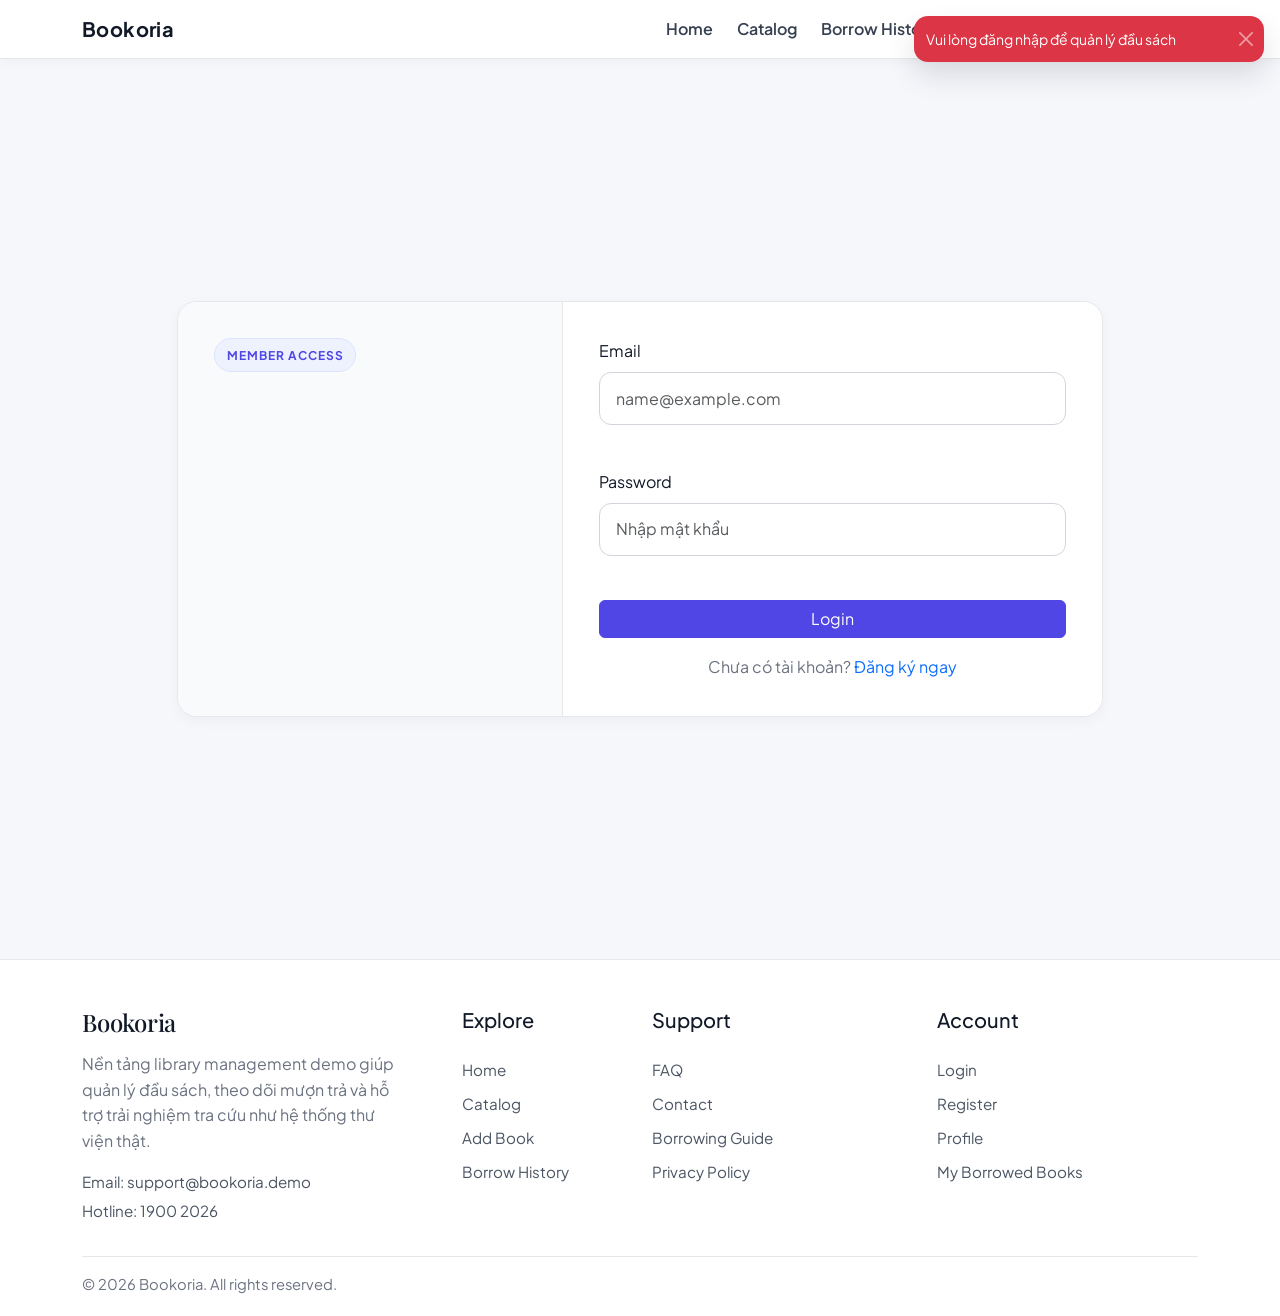
<file: add-book.html>
﻿<!DOCTYPE html>
<html lang="vi">
<head>
  <meta charset="UTF-8">
  <meta name="viewport" content="width=device-width, initial-scale=1.0">
  <title>Bookoria | Add Book</title>
  <link rel="preconnect" href="https://fonts.googleapis.com">
  <link rel="preconnect" href="https://fonts.gstatic.com" crossorigin>
  <link href="https://fonts.googleapis.com/css2?family=Plus+Jakarta+Sans:wght@400;500;600;700;800&family=Playfair+Display:wght@600;700&display=swap" rel="stylesheet">
  <link href="https://cdn.jsdelivr.net/npm/bootstrap@5.3.3/dist/css/bootstrap.min.css" rel="stylesheet">
  <link rel="stylesheet" href="assets/css/styles.css">
</head>
<body data-page="add-book">
  <nav class="navbar navbar-expand-lg sticky-top app-navbar">
    <div class="container">
      <a class="navbar-brand fw-bold" href="index.html">Bookoria</a>
      <button class="navbar-toggler" type="button" data-bs-toggle="collapse" data-bs-target="#mainNavbar">
        <span class="navbar-toggler-icon"></span>
      </button>
      <div class="collapse navbar-collapse" id="mainNavbar">
        <ul class="navbar-nav ms-auto align-items-lg-center gap-lg-2">
          <li class="nav-item"><a class="nav-link" href="index.html">Home</a></li>
          <li class="nav-item"><a class="nav-link" href="catalog.html">Catalog</a></li>
          <li class="nav-item"><a class="nav-link" href="borrow-history.html">Borrow History</a></li>
          <li class="nav-item"><a class="nav-link active" href="add-book.html">Add Book</a></li>
          <li class="nav-item"><a class="nav-link" href="login.html" id="navbar-login">Login</a></li>
          <li class="nav-item"><a class="nav-link" href="register.html" id="navbar-register">Register</a></li>
          <li class="nav-item dropdown d-none" id="user-menu">
            <button class="nav-link btn btn-link current-user-badge dropdown-toggle" id="current-user" type="button" data-bs-toggle="dropdown" aria-expanded="false"></button>
            <ul class="dropdown-menu dropdown-menu-end user-dropdown-menu">
              <li><a class="dropdown-item" id="nav-profile" href="profile.html">Profile</a></li>
              <li><button class="dropdown-item text-danger" id="navbar-logout" data-testid="nav-logout" type="button">Logout</button></li>
            </ul>
          </li>
        </ul>
      </div>
    </div>
  </nav>

  <main class="py-5">
    <div class="container">
      <div class="page-hero small-hero mb-4">
        <div>
          <span class="section-tag">Library Inventory</span>
          <h1 id="edit-mode-title">Add New Book</h1>
          <p class="mb-0">Quản lý đầu sách trong thư viện số, thêm mới hoặc cập nhật thông tin sách.</p>
        </div>
      </div>

      <div class="row g-4">
        <div class="col-lg-8">
          <div class="form-card">
            <form novalidate>
              <div class="row g-3">
                <div class="col-md-6">
                  <label class="form-label" for="book-title">Book Title</label>
                  <input type="text" class="form-control" id="book-title" maxlength="100" placeholder="Tên sách">
                  <div class="field-error" id="book-title-error"></div>
                </div>
                <div class="col-md-6">
                  <label class="form-label" for="book-author">Author</label>
                  <input type="text" class="form-control" id="book-author" maxlength="50" placeholder="Tác giả">
                  <div class="field-error" id="book-author-error"></div>
                </div>
                <div class="col-md-6">
                  <label class="form-label" for="book-category">Category</label>
                  <select class="form-select" id="book-category">
                    <option value="">Chọn thể loại</option>
                    <option value="Fiction">Fiction</option>
                    <option value="Science">Science</option>
                    <option value="Technology">Technology</option>
                    <option value="Business">Business</option>
                    <option value="Children">Children</option>
                    <option value="History">History</option>
                  </select>
                  <div class="field-error" id="book-category-error"></div>
                </div>
                <div class="col-md-3">
                  <label class="form-label" for="book-price">Reference Price</label>
                  <input type="number" class="form-control" id="book-price" placeholder="1000">
                  <div class="field-error" id="book-price-error"></div>
                </div>
                <div class="col-md-3">
                  <label class="form-label" for="book-quantity">Quantity</label>
                  <input type="number" class="form-control" id="book-quantity" placeholder="1">
                  <div class="field-error" id="book-quantity-error"></div>
                </div>
                <div class="col-12">
                  <label class="form-label" for="book-image-url">Image URL</label>
                  <input type="url" class="form-control" id="book-image-url" placeholder="https://example.com/book-cover.jpg">
                  <div class="field-error" id="book-image-url-error"></div>
                </div>
                <div class="col-12">
                  <label class="form-label" for="book-description">Description</label>
                  <textarea class="form-control" id="book-description" rows="5" maxlength="500" placeholder="Mô tả ngắn về cuốn sách"></textarea>
                  <div class="field-error" id="book-description-error"></div>
                </div>
              </div>
              <div class="d-flex flex-wrap gap-3 mt-4">
                <button class="btn btn-gradient px-4" id="book-submit" data-testid="save-book-button" type="submit">Save Book</button>
                <a class="btn btn-outline-secondary px-4" href="catalog.html">Back to Catalog</a>
              </div>
            </form>
          </div>
        </div>
        <div class="col-lg-4">
          <div class="preview-card">
            <span class="section-tag">Guidelines</span>
            <h3>Danh mục được hỗ trợ</h3>
            <div class="category-chips">
              <span>Fiction</span>
              <span>Science</span>
              <span>Technology</span>
              <span>Business</span>
              <span>Children</span>
              <span>History</span>
            </div>
            <hr>
        </div>
      </div>
    </div>
  </main>

  <footer class="app-footer">
    <div class="container">
      <div class="row g-4 footer-grid">
        <div class="col-sm-6 col-xl-4">
          <div class="footer-brand">
            <h4>Bookoria Library</h4>
            <p>Modern demo library management system với catalog, borrow flow, profile và lịch sử mượn sách như một thư viện số thực tế.</p>
            <div class="footer-contact">
              <span>Email: hello@bookoria.demo</span>
              <span>Hotline: 1900 2026</span>
            </div>
          </div>
        </div>
        <div class="col-6 col-xl-2">
          <div class="footer-column">
            <h5>Explore</h5>
            <div class="footer-links">
              <a href="index.html">Home</a>
              <a href="catalog.html">Catalog</a>
              <a href="borrow-history.html">Borrow History</a>
              <a href="add-book.html">Add Book</a>
            </div>
          </div>
        </div>
        <div class="col-6 col-xl-3">
          <div class="footer-column">
            <h5>Support</h5>
            <div class="footer-links">
              <a href="catalog.html">FAQ</a>
              <a href="catalog.html">Contact</a>
              <a href="catalog.html">Library Policy</a>
              <a href="catalog.html">Privacy Policy</a>
            </div>
          </div>
        </div>
        <div class="col-6 col-xl-3">
          <div class="footer-column">
            <h5>Account</h5>
            <div class="footer-links">
              <a href="login.html">Login</a>
              <a href="register.html">Register</a>
              <a href="borrow-history.html">Borrow History</a>
              <a href="profile.html">Profile</a>
            </div>
          </div>
        </div>
      </div>
      <div class="footer-bottom">
        <p class="mb-0">© 2026 Bookoria. All rights reserved.</p>
      </div>
    </div>
  </footer>

  <div class="toast-container position-fixed top-0 end-0 p-3">
    <div class="toast text-bg-success border-0" id="toast-success" role="alert">
      <div class="d-flex">
        <div class="toast-body"></div>
        <button type="button" class="btn-close btn-close-white me-2 m-auto" data-bs-dismiss="toast"></button>
      </div>
    </div>
    <div class="toast text-bg-danger border-0" id="toast-error" role="alert">
      <div class="d-flex">
        <div class="toast-body"></div>
        <button type="button" class="btn-close btn-close-white me-2 m-auto" data-bs-dismiss="toast"></button>
      </div>
    </div>
  </div>

  <script src="https://cdn.jsdelivr.net/npm/bootstrap@5.3.3/dist/js/bootstrap.bundle.min.js"></script>
  <script src="assets/js/storage.js"></script>
  <script src="assets/js/common.js"></script>
  <script src="assets/js/add-book.js"></script>
</body>
</html>
</file>
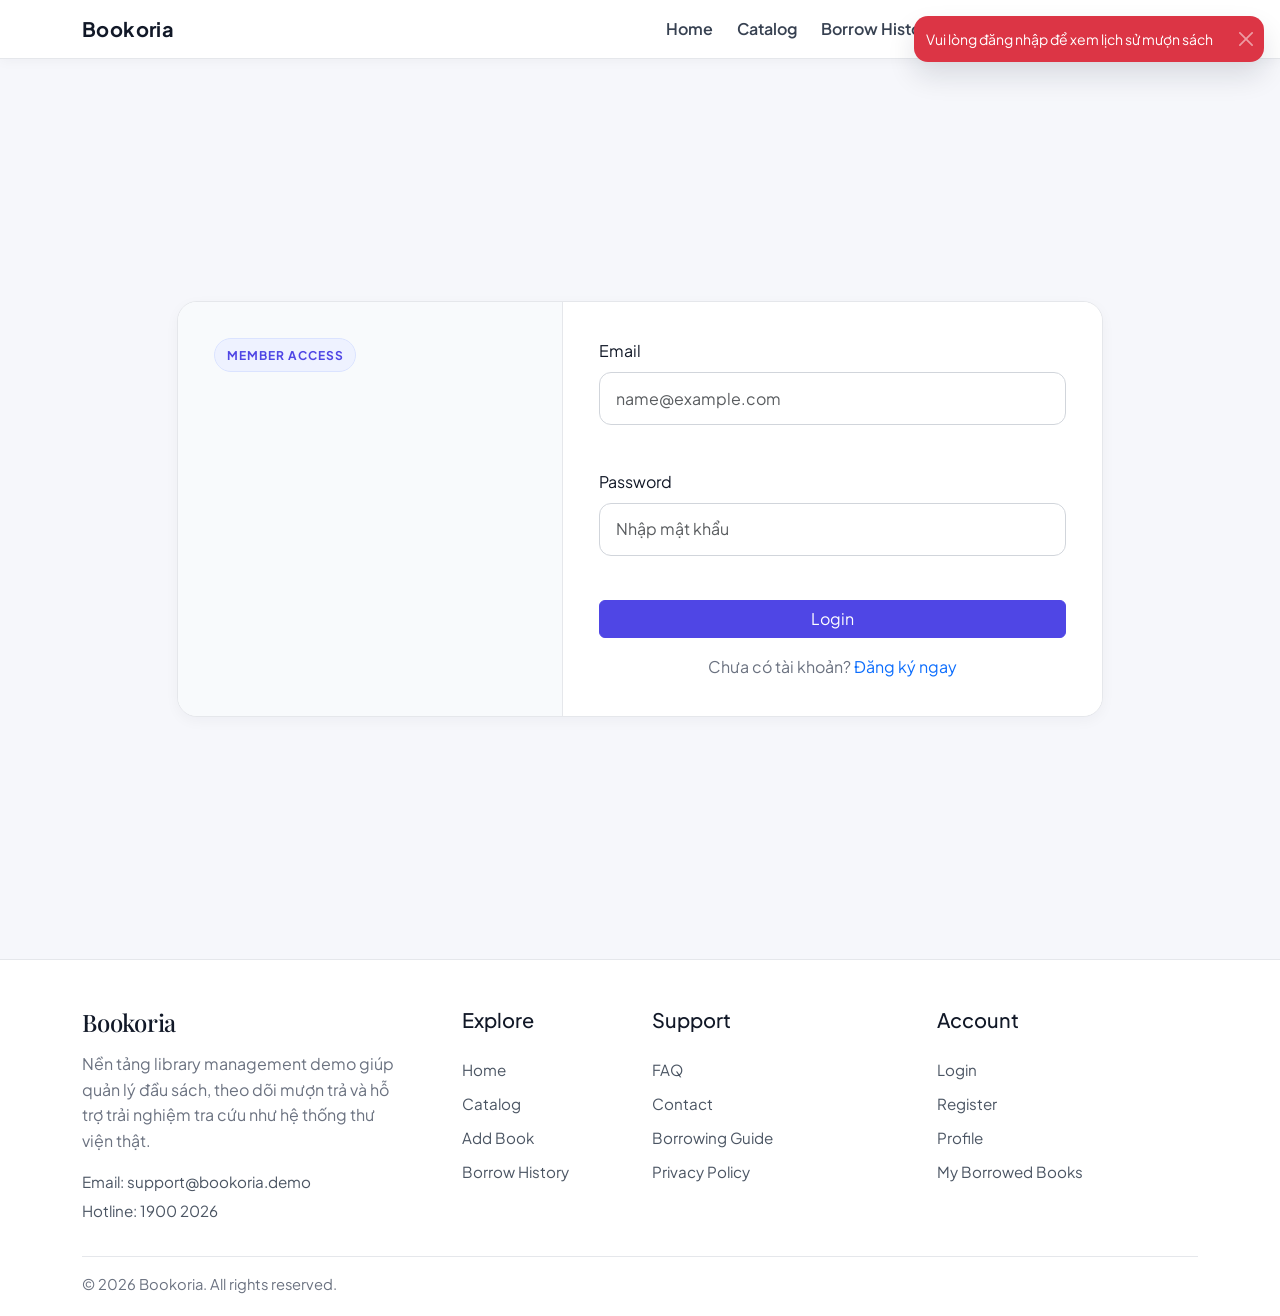
<file: borrow-history.html>
﻿<!DOCTYPE html>
<html lang="vi">
<head>
  <meta charset="UTF-8">
  <meta name="viewport" content="width=device-width, initial-scale=1.0">
  <title>Bookoria | Borrow History</title>
  <link rel="preconnect" href="https://fonts.googleapis.com">
  <link rel="preconnect" href="https://fonts.gstatic.com" crossorigin>
  <link href="https://fonts.googleapis.com/css2?family=Plus+Jakarta+Sans:wght@400;500;600;700;800&family=Playfair+Display:wght@600;700&display=swap" rel="stylesheet">
  <link href="https://cdn.jsdelivr.net/npm/bootstrap@5.3.3/dist/css/bootstrap.min.css" rel="stylesheet">
  <link rel="stylesheet" href="assets/css/styles.css">
</head>
<body data-page="borrow-history">
  <nav class="navbar navbar-expand-lg sticky-top app-navbar">
    <div class="container">
      <a class="navbar-brand fw-bold" href="index.html">Bookoria</a>
      <button class="navbar-toggler" type="button" data-bs-toggle="collapse" data-bs-target="#mainNavbar">
        <span class="navbar-toggler-icon"></span>
      </button>
      <div class="collapse navbar-collapse" id="mainNavbar">
        <ul class="navbar-nav ms-auto align-items-lg-center gap-lg-2">
          <li class="nav-item"><a class="nav-link" href="index.html">Home</a></li>
          <li class="nav-item"><a class="nav-link" href="catalog.html">Catalog</a></li>
          <li class="nav-item"><a class="nav-link active" href="borrow-history.html">Borrow History</a></li>
          <li class="nav-item"><a class="nav-link" href="add-book.html">Add Book</a></li>
          <li class="nav-item"><a class="nav-link" href="login.html" id="navbar-login">Login</a></li>
          <li class="nav-item"><a class="nav-link" href="register.html" id="navbar-register">Register</a></li>
          <li class="nav-item dropdown d-none" id="user-menu">
            <button class="nav-link btn btn-link current-user-badge dropdown-toggle" id="current-user" type="button" data-bs-toggle="dropdown" aria-expanded="false"></button>
            <ul class="dropdown-menu dropdown-menu-end user-dropdown-menu">
              <li><a class="dropdown-item" id="nav-profile" href="profile.html">Profile</a></li>
              <li><button class="dropdown-item text-danger" id="navbar-logout" data-testid="nav-logout" type="button">Logout</button></li>
            </ul>
          </li>
        </ul>
      </div>
    </div>
  </nav>

  <main class="py-5">
    <div class="container">
      <div class="page-hero mb-4">
        <span class="section-tag">Borrow History</span>
        <h1>Lịch sử mượn sách</h1>
        <p class="mb-0">Theo dõi các đầu sách bạn đang mượn hoặc đã trả.</p>
      </div>

      <div class="form-card">
        <div class="empty-state d-none" id="empty-history-message">Bạn chưa có lịch sử mượn sách nào</div>
        <div id="borrow-history-list"></div>
      </div>
    </div>
  </main>

  <footer class="app-footer">
    <div class="container">
      <div class="row g-4 footer-grid">
        <div class="col-sm-6 col-xl-4">
          <div class="footer-brand">
            <h4>Bookoria Library</h4>
            <p>Modern demo library management system với catalog, borrow flow, profile và lịch sử mượn sách như một thư viện số thực tế.</p>
            <div class="footer-contact">
              <span>Email: hello@bookoria.demo</span>
              <span>Hotline: 1900 2026</span>
            </div>
          </div>
        </div>
        <div class="col-6 col-xl-2">
          <div class="footer-column">
            <h5>Explore</h5>
            <div class="footer-links">
              <a href="index.html">Home</a>
              <a href="catalog.html">Catalog</a>
              <a href="borrow-history.html">Borrow History</a>
              <a href="add-book.html">Add Book</a>
            </div>
          </div>
        </div>
        <div class="col-6 col-xl-3">
          <div class="footer-column">
            <h5>Support</h5>
            <div class="footer-links">
              <a href="catalog.html">FAQ</a>
              <a href="catalog.html">Contact</a>
              <a href="catalog.html">Library Policy</a>
              <a href="catalog.html">Privacy Policy</a>
            </div>
          </div>
        </div>
        <div class="col-6 col-xl-3">
          <div class="footer-column">
            <h5>Account</h5>
            <div class="footer-links">
              <a href="login.html">Login</a>
              <a href="register.html">Register</a>
              <a href="borrow-history.html">Borrow History</a>
              <a href="profile.html">Profile</a>
            </div>
          </div>
        </div>
      </div>
      <div class="footer-bottom">
        <p class="mb-0">© 2026 Bookoria. All rights reserved.</p>
      </div>
    </div>
  </footer>

  <div class="toast-container position-fixed top-0 end-0 p-3">
    <div class="toast text-bg-success border-0" id="toast-success" role="alert">
      <div class="d-flex">
        <div class="toast-body"></div>
        <button type="button" class="btn-close btn-close-white me-2 m-auto" data-bs-dismiss="toast"></button>
      </div>
    </div>
    <div class="toast text-bg-danger border-0" id="toast-error" role="alert">
      <div class="d-flex">
        <div class="toast-body"></div>
        <button type="button" class="btn-close btn-close-white me-2 m-auto" data-bs-dismiss="toast"></button>
      </div>
    </div>
  </div>

  <script src="https://cdn.jsdelivr.net/npm/bootstrap@5.3.3/dist/js/bootstrap.bundle.min.js"></script>
  <script src="assets/js/storage.js"></script>
  <script src="assets/js/common.js"></script>
  <script src="assets/js/borrow-history.js"></script>
</body>
</html>
</file>
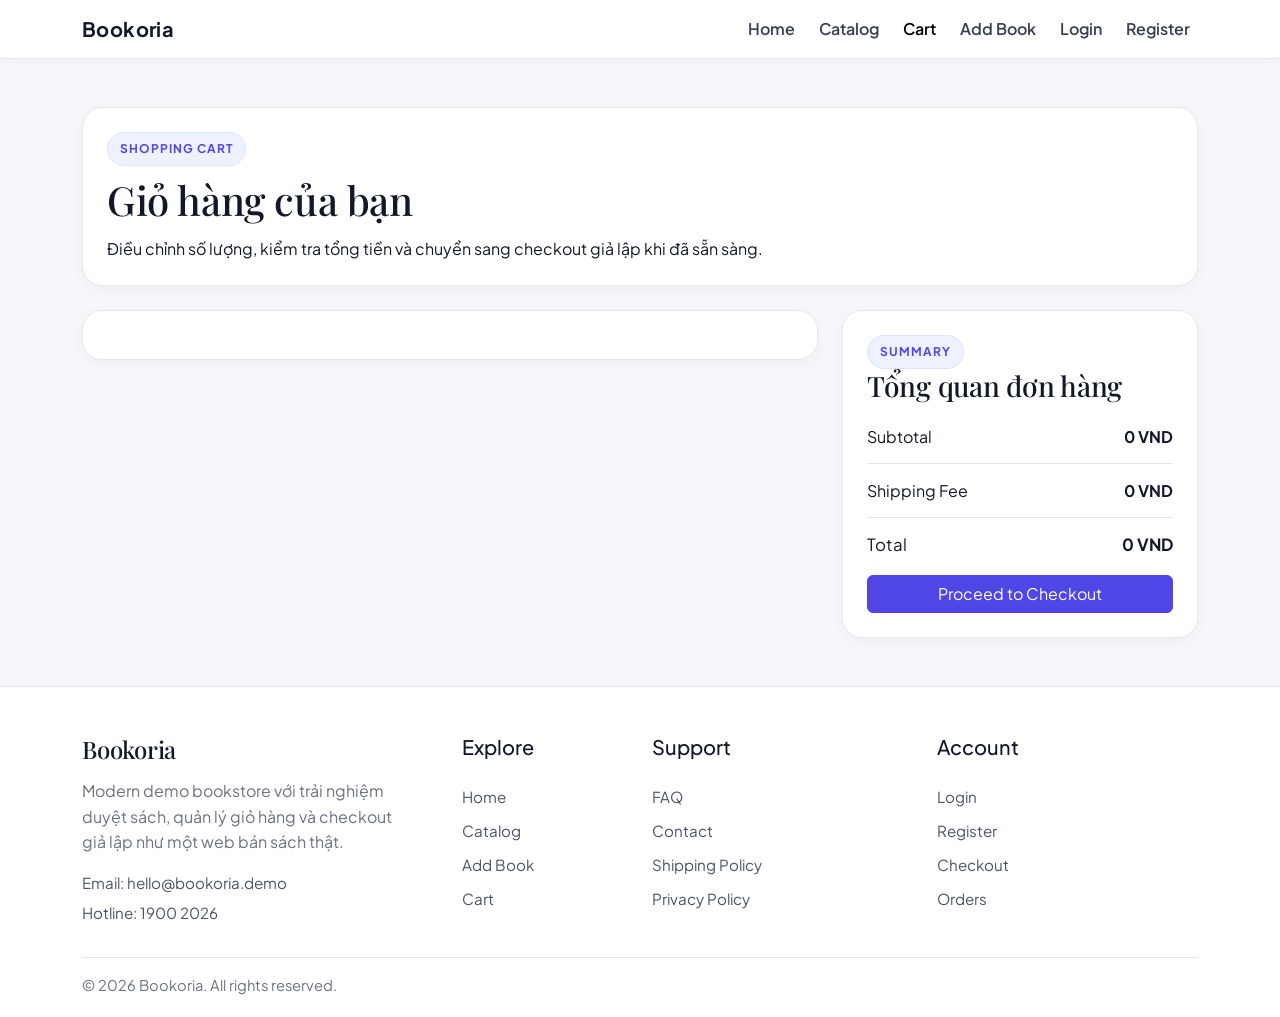
<file: cart.html>
﻿<!DOCTYPE html>
<html lang="vi">
<head>
  <meta charset="UTF-8">
  <meta name="viewport" content="width=device-width, initial-scale=1.0">
  <title>Bookoria | Cart</title>
  <link rel="preconnect" href="https://fonts.googleapis.com">
  <link rel="preconnect" href="https://fonts.gstatic.com" crossorigin>
  <link href="https://fonts.googleapis.com/css2?family=Plus+Jakarta+Sans:wght@400;500;600;700;800&family=Playfair+Display:wght@600;700&display=swap" rel="stylesheet">
  <link href="https://cdn.jsdelivr.net/npm/bootstrap@5.3.3/dist/css/bootstrap.min.css" rel="stylesheet">
  <link rel="stylesheet" href="assets/css/styles.css">
</head>
<body data-page="cart">
  <nav class="navbar navbar-expand-lg sticky-top app-navbar">
    <div class="container">
      <a class="navbar-brand fw-bold" href="index.html">Bookoria</a>
      <button class="navbar-toggler" type="button" data-bs-toggle="collapse" data-bs-target="#mainNavbar">
        <span class="navbar-toggler-icon"></span>
      </button>
      <div class="collapse navbar-collapse" id="mainNavbar">
        <ul class="navbar-nav ms-auto align-items-lg-center gap-lg-2">
          <li class="nav-item"><a class="nav-link" href="index.html">Home</a></li>
          <li class="nav-item"><a class="nav-link" href="catalog.html">Catalog</a></li>
          <li class="nav-item"><a class="nav-link active" href="cart.html" id="cart-link">Cart <span class="badge rounded-pill text-bg-danger ms-1 d-none" id="cart-count">0</span></a></li>
          <li class="nav-item"><a class="nav-link" href="add-book.html">Add Book</a></li>
          <li class="nav-item"><a class="nav-link" href="login.html" id="navbar-login">Login</a></li>
          <li class="nav-item"><a class="nav-link" href="register.html" id="navbar-register">Register</a></li>
          <li class="nav-item dropdown d-none" id="user-menu">
            <button class="nav-link btn btn-link current-user-badge dropdown-toggle" id="current-user" type="button" data-bs-toggle="dropdown" aria-expanded="false"></button>
            <ul class="dropdown-menu dropdown-menu-end user-dropdown-menu">
              <li><a class="dropdown-item" id="nav-profile" href="profile.html">Profile</a></li>
              <li><button class="dropdown-item text-danger" id="navbar-logout" data-testid="nav-logout" type="button">Logout</button></li>
            </ul>
          </li>
        </ul>
      </div>
    </div>
  </nav>

  <main class="py-5">
    <div class="container">
      <div class="page-hero mb-4">
        <span class="section-tag">Shopping Cart</span>
        <h1>Giỏ hàng của bạn</h1>
        <p class="mb-0">Điều chỉnh số lượng, kiểm tra tổng tiền và chuyển sang checkout giả lập khi đã sẵn sàng.</p>
      </div>

      <div class="row g-4">
        <div class="col-lg-8">
          <div class="form-card">
            <div class="empty-state d-none" id="empty-cart-message">Giỏ hàng của bạn đang trống</div>
            <div id="cart-list"></div>
          </div>
        </div>
        <div class="col-lg-4">
          <div class="preview-card cart-summary-card">
            <span class="section-tag">Summary</span>
            <h3>Tổng quan đơn hàng</h3>
            <div class="summary-row"><span>Subtotal</span><strong id="cart-subtotal">0 VND</strong></div>
            <div class="summary-row"><span>Shipping Fee</span><strong id="cart-shipping">0 VND</strong></div>
            <div class="summary-row total"><span>Total</span><strong id="cart-total">0 VND</strong></div>
            <a href="checkout.html" class="btn btn-gradient w-100 mt-3" id="cart-checkout-button">Proceed to Checkout</a>
          </div>
        </div>
      </div>
    </div>
  </main>

  <footer class="app-footer">
    <div class="container">
      <div class="row g-4 footer-grid">
        <div class="col-sm-6 col-xl-4">
          <div class="footer-brand">
            <h4>Bookoria</h4>
            <p>Modern demo bookstore với trải nghiệm duyệt sách, quản lý giỏ hàng và checkout giả lập như một web bán sách thật.</p>
            <div class="footer-contact">
              <span>Email: hello@bookoria.demo</span>
              <span>Hotline: 1900 2026</span>
            </div>
          </div>
        </div>
        <div class="col-6 col-xl-2">
          <div class="footer-column">
            <h5>Explore</h5>
            <div class="footer-links">
              <a href="index.html">Home</a>
              <a href="catalog.html">Catalog</a>
              <a href="add-book.html">Add Book</a>
              <a href="cart.html">Cart</a>
            </div>
          </div>
        </div>
        <div class="col-6 col-xl-3">
          <div class="footer-column">
            <h5>Support</h5>
            <div class="footer-links">
              <a href="catalog.html">FAQ</a>
              <a href="catalog.html">Contact</a>
              <a href="catalog.html">Shipping Policy</a>
              <a href="catalog.html">Privacy Policy</a>
            </div>
          </div>
        </div>
        <div class="col-6 col-xl-3">
          <div class="footer-column">
            <h5>Account</h5>
            <div class="footer-links">
              <a href="login.html">Login</a>
              <a href="register.html">Register</a>
              <a href="checkout.html">Checkout</a>
              <a href="cart.html">Orders</a>
            </div>
          </div>
        </div>
      </div>
      <div class="footer-bottom">
        <p class="mb-0">© 2026 Bookoria. All rights reserved.</p>
      </div>
    </div>
  </footer>

  <div class="toast-container position-fixed top-0 end-0 p-3">
    <div class="toast text-bg-success border-0" id="toast-success" role="alert">
      <div class="d-flex">
        <div class="toast-body"></div>
        <button type="button" class="btn-close btn-close-white me-2 m-auto" data-bs-dismiss="toast"></button>
      </div>
    </div>
    <div class="toast text-bg-danger border-0" id="toast-error" role="alert">
      <div class="d-flex">
        <div class="toast-body"></div>
        <button type="button" class="btn-close btn-close-white me-2 m-auto" data-bs-dismiss="toast"></button>
      </div>
    </div>
  </div>

  <script src="https://cdn.jsdelivr.net/npm/bootstrap@5.3.3/dist/js/bootstrap.bundle.min.js"></script>
  <script src="assets/js/storage.js"></script>
  <script src="assets/js/common.js"></script>
  <script src="assets/js/cart.js"></script>
</body>
</html>
</file>
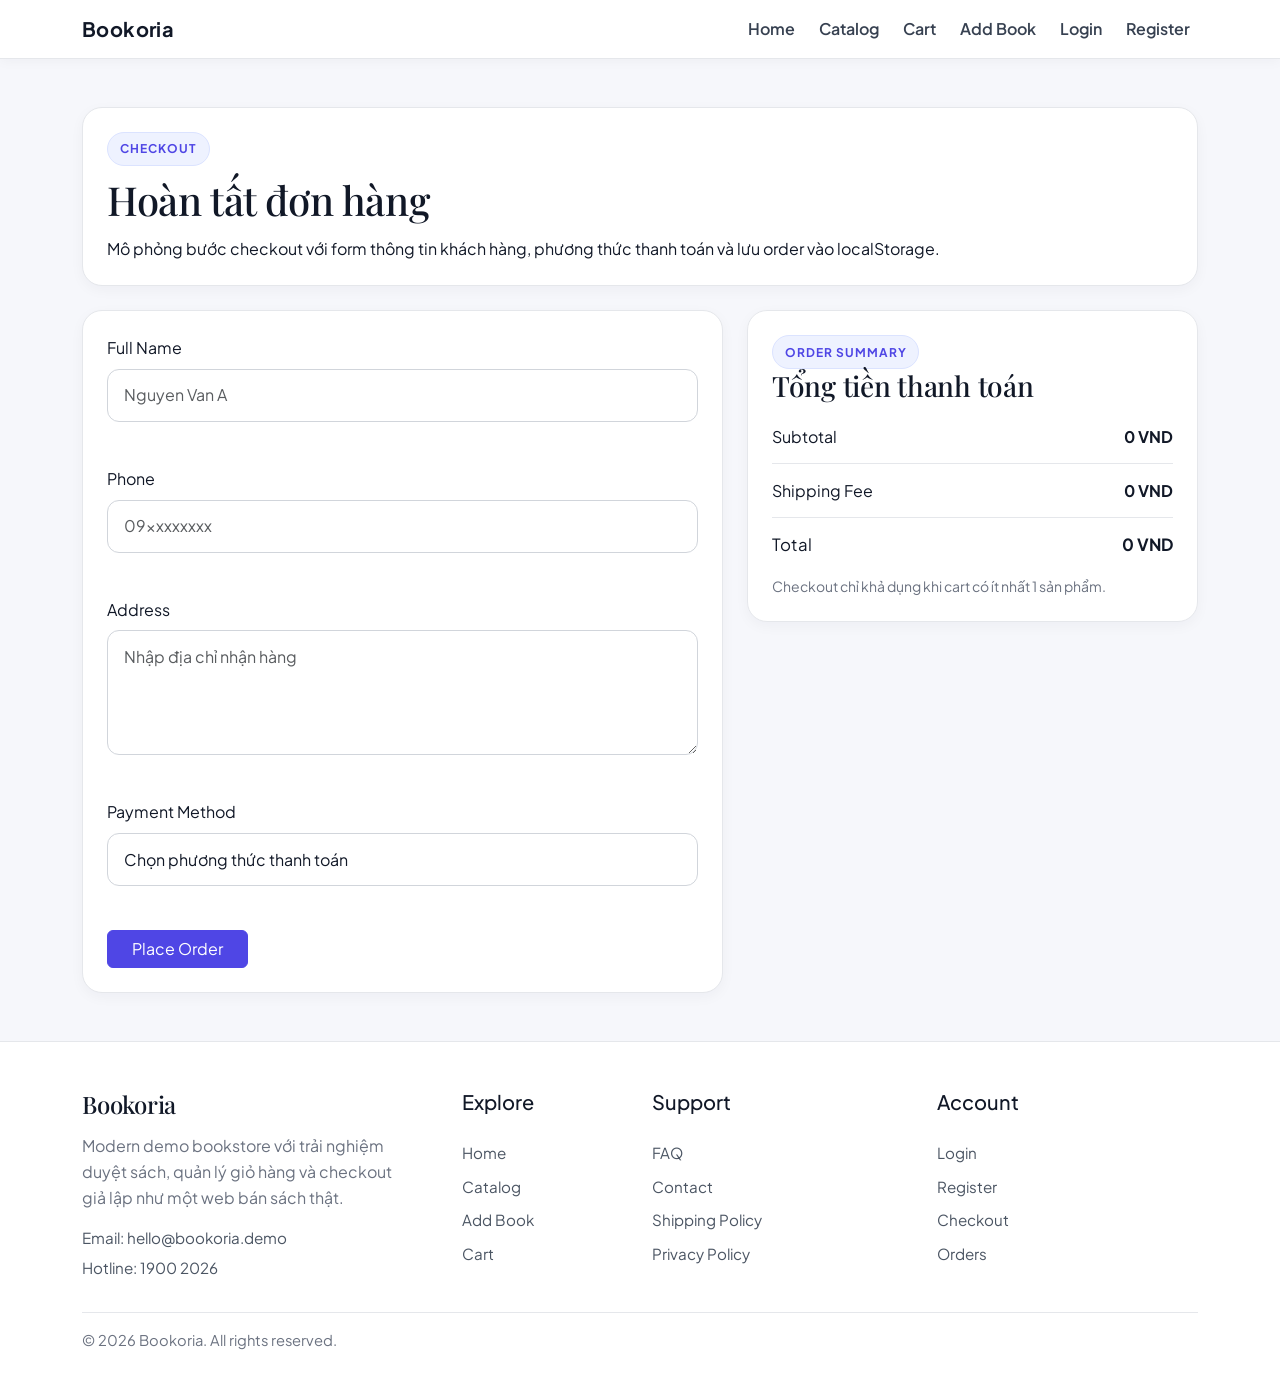
<file: checkout.html>
﻿<!DOCTYPE html>
<html lang="vi">
<head>
  <meta charset="UTF-8">
  <meta name="viewport" content="width=device-width, initial-scale=1.0">
  <title>Bookoria | Checkout</title>
  <link rel="preconnect" href="https://fonts.googleapis.com">
  <link rel="preconnect" href="https://fonts.gstatic.com" crossorigin>
  <link href="https://fonts.googleapis.com/css2?family=Plus+Jakarta+Sans:wght@400;500;600;700;800&family=Playfair+Display:wght@600;700&display=swap" rel="stylesheet">
  <link href="https://cdn.jsdelivr.net/npm/bootstrap@5.3.3/dist/css/bootstrap.min.css" rel="stylesheet">
  <link rel="stylesheet" href="assets/css/styles.css">
</head>
<body data-page="checkout">
  <nav class="navbar navbar-expand-lg sticky-top app-navbar">
    <div class="container">
      <a class="navbar-brand fw-bold" href="index.html">Bookoria</a>
      <button class="navbar-toggler" type="button" data-bs-toggle="collapse" data-bs-target="#mainNavbar">
        <span class="navbar-toggler-icon"></span>
      </button>
      <div class="collapse navbar-collapse" id="mainNavbar">
        <ul class="navbar-nav ms-auto align-items-lg-center gap-lg-2">
          <li class="nav-item"><a class="nav-link" href="index.html">Home</a></li>
          <li class="nav-item"><a class="nav-link" href="catalog.html">Catalog</a></li>
          <li class="nav-item"><a class="nav-link" href="cart.html" id="cart-link">Cart <span class="badge rounded-pill text-bg-danger ms-1 d-none" id="cart-count">0</span></a></li>
          <li class="nav-item"><a class="nav-link" href="add-book.html">Add Book</a></li>
          <li class="nav-item"><a class="nav-link" href="login.html" id="navbar-login">Login</a></li>
          <li class="nav-item"><a class="nav-link" href="register.html" id="navbar-register">Register</a></li>
          <li class="nav-item dropdown d-none" id="user-menu">
            <button class="nav-link btn btn-link current-user-badge dropdown-toggle" id="current-user" type="button" data-bs-toggle="dropdown" aria-expanded="false"></button>
            <ul class="dropdown-menu dropdown-menu-end user-dropdown-menu">
              <li><a class="dropdown-item" id="nav-profile" href="profile.html">Profile</a></li>
              <li><button class="dropdown-item text-danger" id="navbar-logout" data-testid="nav-logout" type="button">Logout</button></li>
            </ul>
          </li>
        </ul>
      </div>
    </div>
  </nav>

  <main class="py-5">
    <div class="container">
      <div class="page-hero mb-4">
        <span class="section-tag">Checkout</span>
        <h1>Hoàn tất đơn hàng</h1>
        <p class="mb-0">Mô phỏng bước checkout với form thông tin khách hàng, phương thức thanh toán và lưu order vào localStorage.</p>
      </div>

      <div class="row g-4">
        <div class="col-lg-7">
          <div class="form-card">
            <div class="alert alert-success d-none" id="checkout-success-message">Đặt hàng thành công. Đang chuyển bạn về catalog...</div>
            <form novalidate>
              <div class="mb-3">
                <label class="form-label" for="checkout-name">Full Name</label>
                <input type="text" class="form-control" id="checkout-name" maxlength="50" placeholder="Nguyen Van A">
                <div class="field-error" id="checkout-name-error"></div>
              </div>
              <div class="mb-3">
                <label class="form-label" for="checkout-phone">Phone</label>
                <input type="text" class="form-control" id="checkout-phone" maxlength="11" placeholder="09xxxxxxxx">
                <div class="field-error" id="checkout-phone-error"></div>
              </div>
              <div class="mb-3">
                <label class="form-label" for="checkout-address">Address</label>
                <textarea class="form-control" id="checkout-address" rows="4" placeholder="Nhập địa chỉ nhận hàng"></textarea>
                <div class="field-error" id="checkout-address-error"></div>
              </div>
              <div class="mb-3">
                <label class="form-label" for="checkout-payment">Payment Method</label>
                <select class="form-select" id="checkout-payment">
                  <option value="">Chọn phương thức thanh toán</option>
                  <option value="COD">COD</option>
                  <option value="Bank Transfer">Bank Transfer</option>
                  <option value="E-Wallet">E-Wallet</option>
                </select>
                <div class="field-error" id="checkout-payment-error"></div>
              </div>
              <button class="btn btn-gradient px-4" id="checkout-submit" type="submit">Place Order</button>
            </form>
          </div>
        </div>
        <div class="col-lg-5">
          <div class="preview-card cart-summary-card">
            <span class="section-tag">Order Summary</span>
            <h3>Tổng tiền thanh toán</h3>
            <div class="summary-row"><span>Subtotal</span><strong id="checkout-subtotal">0 VND</strong></div>
            <div class="summary-row"><span>Shipping Fee</span><strong id="checkout-shipping">0 VND</strong></div>
            <div class="summary-row total"><span>Total</span><strong id="checkout-total">0 VND</strong></div>
            <p class="text-muted small mb-0 mt-3">Checkout chỉ khả dụng khi cart có ít nhất 1 sản phẩm.</p>
          </div>
        </div>
      </div>
    </div>
  </main>

  <footer class="app-footer">
    <div class="container">
      <div class="row g-4 footer-grid">
        <div class="col-sm-6 col-xl-4">
          <div class="footer-brand">
            <h4>Bookoria</h4>
            <p>Modern demo bookstore với trải nghiệm duyệt sách, quản lý giỏ hàng và checkout giả lập như một web bán sách thật.</p>
            <div class="footer-contact">
              <span>Email: hello@bookoria.demo</span>
              <span>Hotline: 1900 2026</span>
            </div>
          </div>
        </div>
        <div class="col-6 col-xl-2">
          <div class="footer-column">
            <h5>Explore</h5>
            <div class="footer-links">
              <a href="index.html">Home</a>
              <a href="catalog.html">Catalog</a>
              <a href="add-book.html">Add Book</a>
              <a href="cart.html">Cart</a>
            </div>
          </div>
        </div>
        <div class="col-6 col-xl-3">
          <div class="footer-column">
            <h5>Support</h5>
            <div class="footer-links">
              <a href="catalog.html">FAQ</a>
              <a href="catalog.html">Contact</a>
              <a href="catalog.html">Shipping Policy</a>
              <a href="catalog.html">Privacy Policy</a>
            </div>
          </div>
        </div>
        <div class="col-6 col-xl-3">
          <div class="footer-column">
            <h5>Account</h5>
            <div class="footer-links">
              <a href="login.html">Login</a>
              <a href="register.html">Register</a>
              <a href="checkout.html">Checkout</a>
              <a href="cart.html">Orders</a>
            </div>
          </div>
        </div>
      </div>
      <div class="footer-bottom">
        <p class="mb-0">© 2026 Bookoria. All rights reserved.</p>
      </div>
    </div>
  </footer>

  <div class="toast-container position-fixed top-0 end-0 p-3">
    <div class="toast text-bg-success border-0" id="toast-success" role="alert">
      <div class="d-flex">
        <div class="toast-body"></div>
        <button type="button" class="btn-close btn-close-white me-2 m-auto" data-bs-dismiss="toast"></button>
      </div>
    </div>
    <div class="toast text-bg-danger border-0" id="toast-error" role="alert">
      <div class="d-flex">
        <div class="toast-body"></div>
        <button type="button" class="btn-close btn-close-white me-2 m-auto" data-bs-dismiss="toast"></button>
      </div>
    </div>
  </div>

  <script src="https://cdn.jsdelivr.net/npm/bootstrap@5.3.3/dist/js/bootstrap.bundle.min.js"></script>
  <script src="assets/js/storage.js"></script>
  <script src="assets/js/common.js"></script>
  <script src="assets/js/checkout.js"></script>
</body>
</html>
</file>
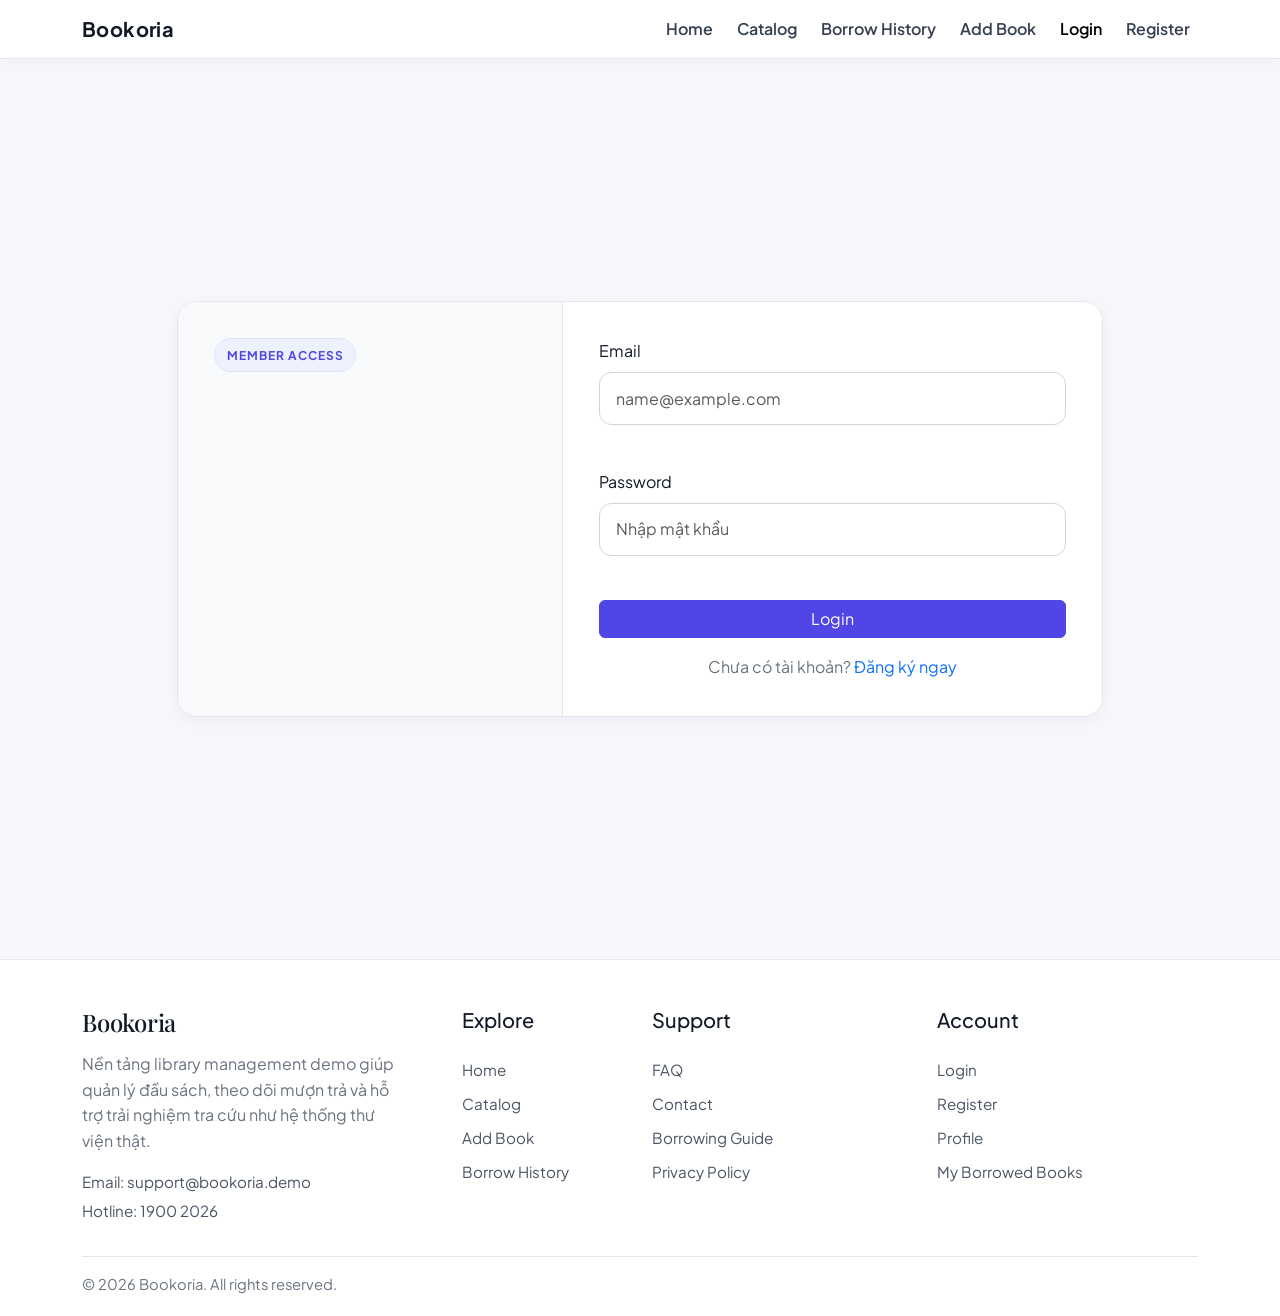
<file: login.html>
﻿<!DOCTYPE html>
<html lang="vi">
<head>
  <meta charset="UTF-8">
  <meta name="viewport" content="width=device-width, initial-scale=1.0">
  <title>Bookoria Library | Login</title>
  <link rel="preconnect" href="https://fonts.googleapis.com">
  <link rel="preconnect" href="https://fonts.gstatic.com" crossorigin>
  <link href="https://fonts.googleapis.com/css2?family=Plus+Jakarta+Sans:wght@400;500;600;700;800&family=Playfair+Display:wght@600;700&display=swap" rel="stylesheet">
  <link href="https://cdn.jsdelivr.net/npm/bootstrap@5.3.3/dist/css/bootstrap.min.css" rel="stylesheet">
  <link rel="stylesheet" href="assets/css/styles.css">
</head>
<body data-page="login">
  <nav class="navbar navbar-expand-lg sticky-top app-navbar">
    <div class="container">
      <a class="navbar-brand fw-bold" href="index.html">Bookoria</a>
      <button class="navbar-toggler" type="button" data-bs-toggle="collapse" data-bs-target="#mainNavbar">
        <span class="navbar-toggler-icon"></span>
      </button>
      <div class="collapse navbar-collapse" id="mainNavbar">
        <ul class="navbar-nav ms-auto align-items-lg-center gap-lg-2">
          <li class="nav-item"><a class="nav-link" href="index.html">Home</a></li>
          <li class="nav-item"><a class="nav-link" href="catalog.html">Catalog</a></li>
          <li class="nav-item"><a class="nav-link" href="borrow-history.html">Borrow History</a></li>
          <li class="nav-item"><a class="nav-link" href="add-book.html">Add Book</a></li>
          <li class="nav-item"><a class="nav-link active" href="login.html" id="navbar-login">Login</a></li>
          <li class="nav-item"><a class="nav-link" href="register.html" id="navbar-register">Register</a></li>
          <li class="nav-item dropdown d-none" id="user-menu">
            <button class="nav-link btn btn-link current-user-badge dropdown-toggle" id="current-user" type="button" data-bs-toggle="dropdown" aria-expanded="false"></button>
            <ul class="dropdown-menu dropdown-menu-end user-dropdown-menu">
              <li><a class="dropdown-item" id="nav-profile" href="profile.html">Profile</a></li>
              <li><button class="dropdown-item text-danger" id="navbar-logout" data-testid="nav-logout" type="button">Logout</button></li>
            </ul>
          </li>
        </ul>
      </div>
    </div>
  </nav>

  <main class="auth-page">
    <div class="container">
      <div class="row justify-content-center align-items-center min-vh-100 py-5">
        <div class="col-lg-10">
          <div class="auth-shell">
            <div class="row g-0">
              <div class="col-lg-5 auth-aside">
                <span class="section-tag">Member Access</span>
              </div>
              <div class="col-lg-7">
                <form class="auth-form" novalidate>
                  <div class="mb-3">
                    <label class="form-label" for="login-email">Email</label>
                    <input type="email" class="form-control" id="login-email" maxlength="50" placeholder="name@example.com">
                    <div class="field-error" id="login-email-error"></div>
                  </div>
                  <div class="mb-3">
                    <label class="form-label" for="login-password">Password</label>
                    <input type="password" class="form-control" id="login-password" maxlength="50" placeholder="Nhập mật khẩu">
                    <div class="field-error" id="login-password-error"></div>
                  </div>
                  <div class="alert alert-danger d-none" id="login-error"></div>
                  <button class="btn btn-gradient w-100" id="login-submit" type="submit">Login</button>
                  <p class="auth-switch mb-0">Chưa có tài khoản? <a href="register.html">Đăng ký ngay</a></p>
                </form>
              </div>
            </div>
          </div>
        </div>
      </div>
    </div>
  </main>

  <footer class="app-footer">
    <div class="container">
      <div class="row g-4 footer-grid">
        <div class="col-sm-6 col-xl-4">
          <div class="footer-brand">
            <h4>Bookoria</h4>
            <p>Nền tảng library management demo giúp quản lý đầu sách, theo dõi mượn trả và hỗ trợ trải nghiệm tra cứu như hệ thống thư viện thật.</p>
            <div class="footer-contact">
              <span>Email: support@bookoria.demo</span>
              <span>Hotline: 1900 2026</span>
            </div>
          </div>
        </div>
        <div class="col-6 col-xl-2">
          <div class="footer-column">
            <h5>Explore</h5>
            <div class="footer-links">
              <a href="index.html">Home</a>
              <a href="catalog.html">Catalog</a>
              <a href="add-book.html">Add Book</a>
              <a href="borrow-history.html">Borrow History</a>
            </div>
          </div>
        </div>
        <div class="col-6 col-xl-3">
          <div class="footer-column">
            <h5>Support</h5>
            <div class="footer-links">
              <a href="catalog.html">FAQ</a>
              <a href="catalog.html">Contact</a>
              <a href="catalog.html">Borrowing Guide</a>
              <a href="catalog.html">Privacy Policy</a>
            </div>
          </div>
        </div>
        <div class="col-6 col-xl-3">
          <div class="footer-column">
            <h5>Account</h5>
            <div class="footer-links">
              <a href="login.html">Login</a>
              <a href="register.html">Register</a>
              <a href="profile.html">Profile</a>
              <a href="borrow-history.html">My Borrowed Books</a>
            </div>
          </div>
        </div>
      </div>
      <div class="footer-bottom">
        <p class="mb-0">© 2026 Bookoria. All rights reserved.</p>
      </div>
    </div>
  </footer>

  <div class="toast-container position-fixed top-0 end-0 p-3">
    <div class="toast text-bg-success border-0" id="toast-success" role="alert">
      <div class="d-flex">
        <div class="toast-body"></div>
        <button type="button" class="btn-close btn-close-white me-2 m-auto" data-bs-dismiss="toast"></button>
      </div>
    </div>
    <div class="toast text-bg-danger border-0" id="toast-error" role="alert">
      <div class="d-flex">
        <div class="toast-body"></div>
        <button type="button" class="btn-close btn-close-white me-2 m-auto" data-bs-dismiss="toast"></button>
      </div>
    </div>
  </div>

  <script src="https://cdn.jsdelivr.net/npm/bootstrap@5.3.3/dist/js/bootstrap.bundle.min.js"></script>
  <script src="assets/js/storage.js"></script>
  <script src="assets/js/common.js"></script>
  <script src="assets/js/login.js"></script>
</body>
</html>
</file>
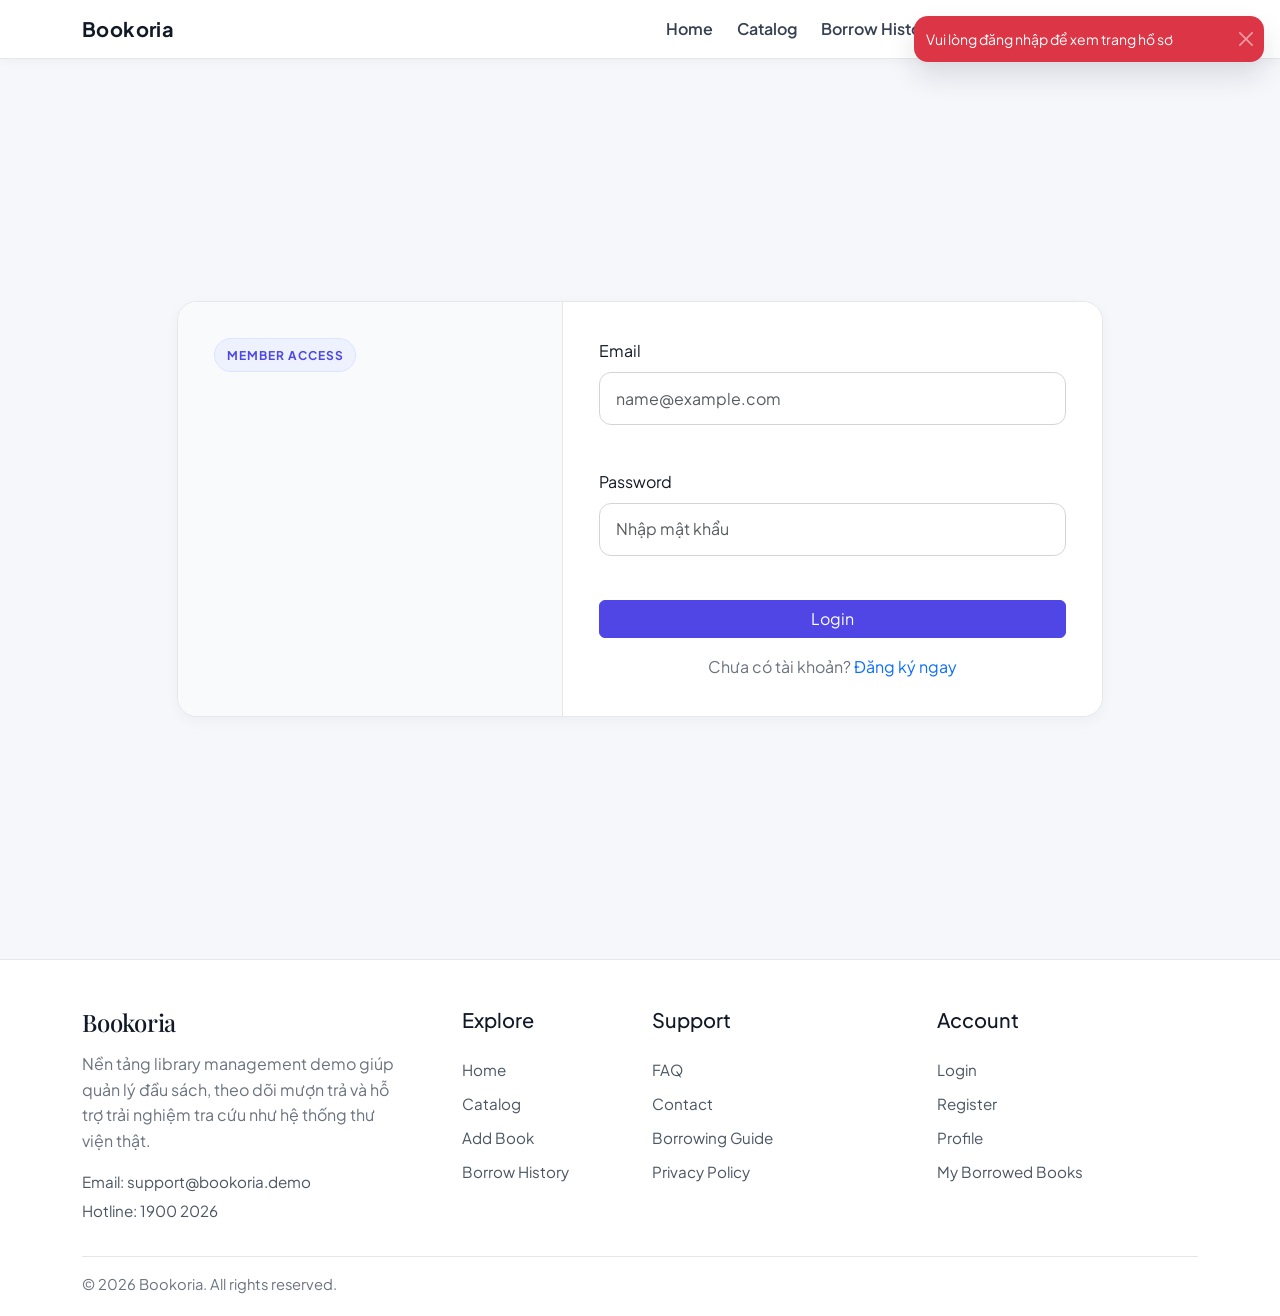
<file: profile.html>
﻿<!DOCTYPE html>
<html lang="vi">
<head>
  <meta charset="UTF-8">
  <meta name="viewport" content="width=device-width, initial-scale=1.0">
  <title>Bookoria Library | Profile</title>
  <link rel="preconnect" href="https://fonts.googleapis.com">
  <link rel="preconnect" href="https://fonts.gstatic.com" crossorigin>
  <link href="https://fonts.googleapis.com/css2?family=Plus+Jakarta+Sans:wght@400;500;600;700;800&family=Playfair+Display:wght@600;700&display=swap" rel="stylesheet">
  <link href="https://cdn.jsdelivr.net/npm/bootstrap@5.3.3/dist/css/bootstrap.min.css" rel="stylesheet">
  <link rel="stylesheet" href="assets/css/styles.css">
</head>
<body data-page="profile">
  <nav class="navbar navbar-expand-lg sticky-top app-navbar">
    <div class="container">
      <a class="navbar-brand fw-bold" href="index.html">Bookoria</a>
      <button class="navbar-toggler" type="button" data-bs-toggle="collapse" data-bs-target="#mainNavbar">
        <span class="navbar-toggler-icon"></span>
      </button>
      <div class="collapse navbar-collapse" id="mainNavbar">
        <ul class="navbar-nav ms-auto align-items-lg-center gap-lg-2">
          <li class="nav-item"><a class="nav-link" href="index.html">Home</a></li>
          <li class="nav-item"><a class="nav-link" href="catalog.html">Catalog</a></li>
          <li class="nav-item"><a class="nav-link" href="borrow-history.html">Borrow History</a></li>
          <li class="nav-item"><a class="nav-link" href="add-book.html">Add Book</a></li>
          <li class="nav-item"><a class="nav-link" href="login.html" id="navbar-login">Login</a></li>
          <li class="nav-item"><a class="nav-link" href="register.html" id="navbar-register">Register</a></li>
          <li class="nav-item dropdown d-none" id="user-menu">
            <button class="nav-link btn btn-link current-user-badge dropdown-toggle" id="current-user" type="button" data-bs-toggle="dropdown" aria-expanded="false"></button>
            <ul class="dropdown-menu dropdown-menu-end user-dropdown-menu">
              <li><a class="dropdown-item" id="nav-profile" href="profile.html">Profile</a></li>
              <li><button class="dropdown-item text-danger" id="navbar-logout" data-testid="nav-logout" type="button">Logout</button></li>
            </ul>
          </li>
        </ul>
      </div>
    </div>
  </nav>

  <main class="py-5">
    <div class="container">
      <div class="page-hero mb-4">
        <span class="section-tag">My Account</span>
        <h1>Library Profile</h1>
        <p class="mb-0">Theo dõi thông tin thành viên và truy cập nhanh tới lịch sử mượn sách của bạn.</p>
      </div>

      <div class="row g-4">
        <div class="col-lg-4">
          <div class="profile-card text-center h-100">
            <div class="profile-avatar">B</div>
            <h3 class="mt-3 mb-1" id="profile-name">Bookoria Member</h3>
            <p class="text-muted" id="profile-email">user@example.com</p>
            <div class="d-grid gap-2 mt-4">
              <button class="btn btn-gradient" type="button" id="profile-edit-button">Edit Profile</button>
              <a class="btn btn-outline-secondary" href="borrow-history.html">View Borrow History</a>
              <button class="btn btn-outline-secondary" type="button" id="profile-logout-button">Logout</button>
            </div>
          </div>
        </div>
        <div class="col-lg-8">
          <div class="form-card profile-info-card h-100">
            <span class="section-tag">Account Info</span>
            <h3 class="mt-3 mb-4">Thông tin thành viên</h3>
            <div class="row g-3">
              <div class="col-md-6">
                <div class="profile-info-item">
                  <label>Full Name</label>
                  <div id="profile-name-display">Bookoria Member</div>
                </div>
              </div>
              <div class="col-md-6">
                <div class="profile-info-item">
                  <label>Email</label>
                  <div id="profile-email-display">user@example.com</div>
                </div>
              </div>
              <div class="col-md-6">
                <div class="profile-info-item">
                  <label>Member Type</label>
                  <div>Library Member</div>
                </div>
              </div>
              <div class="col-md-6">
                <div class="profile-info-item">
                  <label>Status</label>
                  <div>Active</div>
                </div>
              </div>
            </div>
            <div class="profile-note mt-4">
              Thông tin được lấy từ session trong localStorage. Bạn có thể mở rộng tiếp phần chỉnh sửa hồ sơ, đổi mật khẩu hoặc thống kê số lượt mượn ngay trên trang này.
            </div>
          </div>
        </div>
      </div>
    </div>
  </main>

  <footer class="app-footer">
    <div class="container">
      <div class="row g-4 footer-grid">
        <div class="col-sm-6 col-xl-4">
          <div class="footer-brand">
            <h4>Bookoria</h4>
            <p>Hệ thống library management demo tập trung vào quản lý đầu sách, mượn trả và theo dõi lịch sử dành cho thành viên thư viện.</p>
            <div class="footer-contact">
              <span>Email: support@bookoria.demo</span>
              <span>Hotline: 1900 2026</span>
            </div>
          </div>
        </div>
        <div class="col-6 col-xl-2">
          <div class="footer-column">
            <h5>Explore</h5>
            <div class="footer-links">
              <a href="index.html">Home</a>
              <a href="catalog.html">Catalog</a>
              <a href="add-book.html">Add Book</a>
              <a href="borrow-history.html">Borrow History</a>
            </div>
          </div>
        </div>
        <div class="col-6 col-xl-3">
          <div class="footer-column">
            <h5>Support</h5>
            <div class="footer-links">
              <a href="catalog.html">FAQ</a>
              <a href="catalog.html">Contact</a>
              <a href="catalog.html">Borrow Policy</a>
              <a href="catalog.html">Privacy Policy</a>
            </div>
          </div>
        </div>
        <div class="col-6 col-xl-3">
          <div class="footer-column">
            <h5>Account</h5>
            <div class="footer-links">
              <a href="login.html">Login</a>
              <a href="register.html">Register</a>
              <a href="profile.html">Profile</a>
              <a href="borrow-history.html">My Borrowed Books</a>
            </div>
          </div>
        </div>
      </div>
      <div class="footer-bottom">
        <p class="mb-0">© 2026 Bookoria. All rights reserved.</p>
      </div>
    </div>
  </footer>

  <div class="toast-container position-fixed top-0 end-0 p-3">
    <div class="toast text-bg-success border-0" id="toast-success" role="alert">
      <div class="d-flex">
        <div class="toast-body"></div>
        <button type="button" class="btn-close btn-close-white me-2 m-auto" data-bs-dismiss="toast"></button>
      </div>
    </div>
    <div class="toast text-bg-danger border-0" id="toast-error" role="alert">
      <div class="d-flex">
        <div class="toast-body"></div>
        <button type="button" class="btn-close btn-close-white me-2 m-auto" data-bs-dismiss="toast"></button>
      </div>
    </div>
  </div>

  <script src="https://cdn.jsdelivr.net/npm/bootstrap@5.3.3/dist/js/bootstrap.bundle.min.js"></script>
  <script src="assets/js/storage.js"></script>
  <script src="assets/js/common.js"></script>
  <script src="assets/js/profile.js"></script>
</body>
</html>
</file>
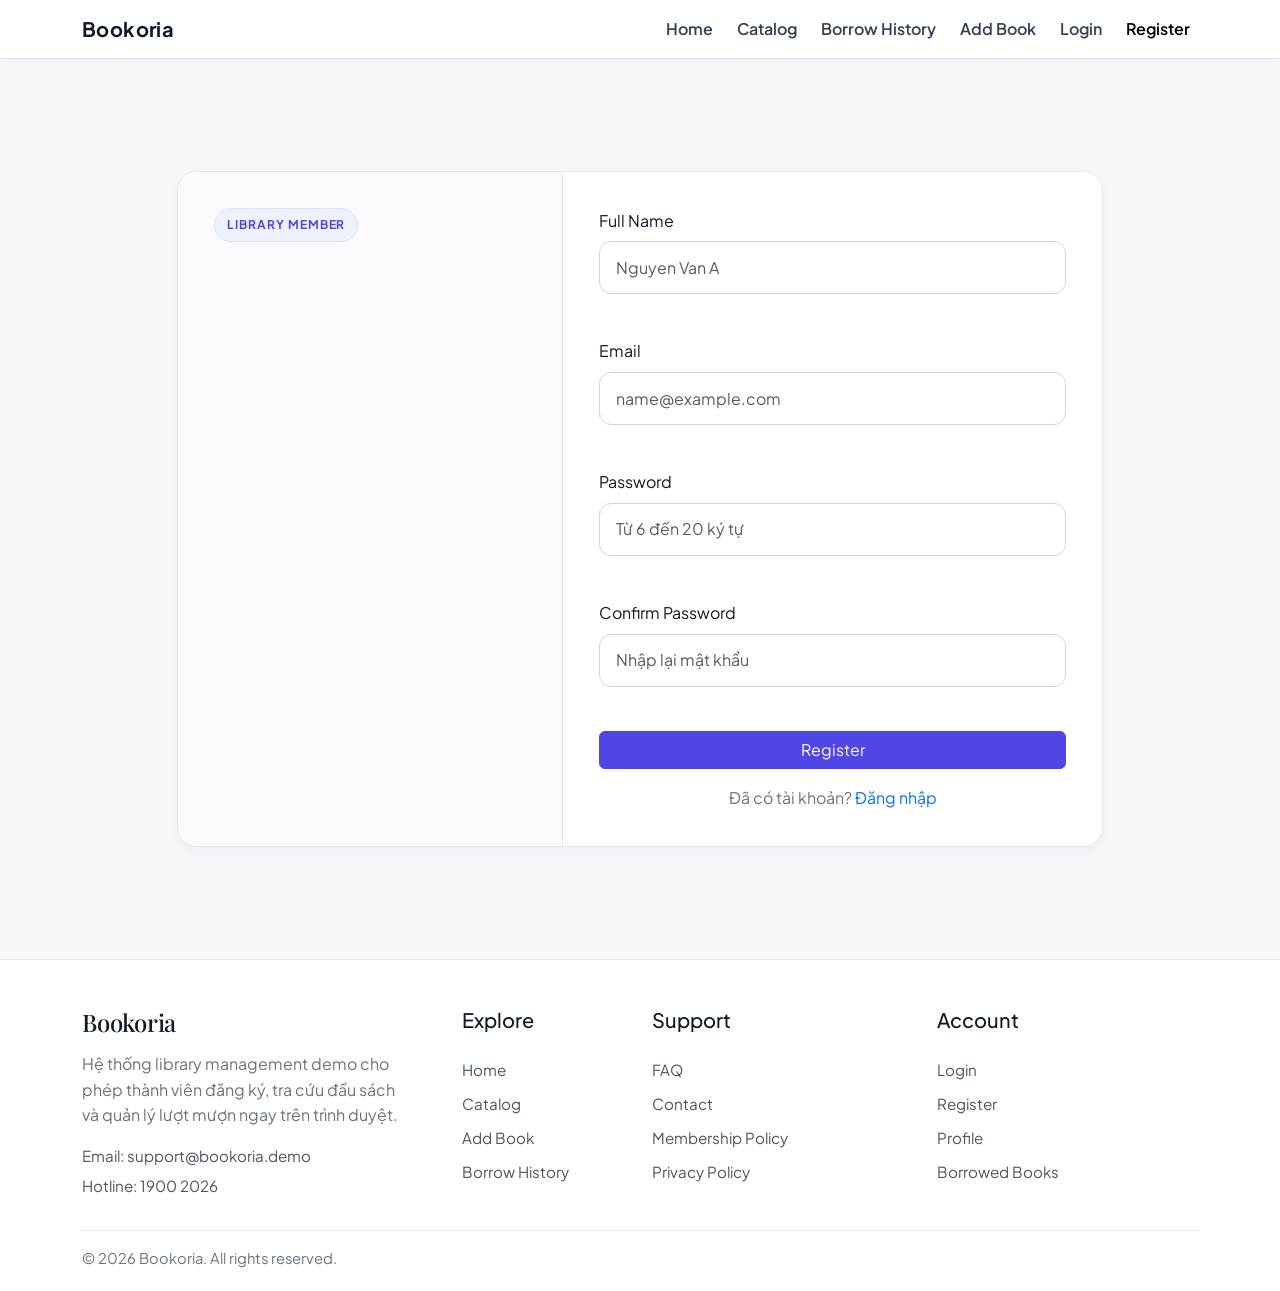
<file: register.html>
﻿<!DOCTYPE html>
<html lang="vi">
<head>
  <meta charset="UTF-8">
  <meta name="viewport" content="width=device-width, initial-scale=1.0">
  <title>Bookoria Library | Register</title>
  <link rel="preconnect" href="https://fonts.googleapis.com">
  <link rel="preconnect" href="https://fonts.gstatic.com" crossorigin>
  <link href="https://fonts.googleapis.com/css2?family=Plus+Jakarta+Sans:wght@400;500;600;700;800&family=Playfair+Display:wght@600;700&display=swap" rel="stylesheet">
  <link href="https://cdn.jsdelivr.net/npm/bootstrap@5.3.3/dist/css/bootstrap.min.css" rel="stylesheet">
  <link rel="stylesheet" href="assets/css/styles.css">
</head>
<body data-page="register">
  <nav class="navbar navbar-expand-lg sticky-top app-navbar">
    <div class="container">
      <a class="navbar-brand fw-bold" href="index.html">Bookoria</a>
      <button class="navbar-toggler" type="button" data-bs-toggle="collapse" data-bs-target="#mainNavbar">
        <span class="navbar-toggler-icon"></span>
      </button>
      <div class="collapse navbar-collapse" id="mainNavbar">
        <ul class="navbar-nav ms-auto align-items-lg-center gap-lg-2">
          <li class="nav-item"><a class="nav-link" href="index.html">Home</a></li>
          <li class="nav-item"><a class="nav-link" href="catalog.html">Catalog</a></li>
          <li class="nav-item"><a class="nav-link" href="borrow-history.html">Borrow History</a></li>
          <li class="nav-item"><a class="nav-link" href="add-book.html">Add Book</a></li>
          <li class="nav-item"><a class="nav-link" href="login.html" id="navbar-login">Login</a></li>
          <li class="nav-item"><a class="nav-link active" href="register.html" id="navbar-register">Register</a></li>
          <li class="nav-item dropdown d-none" id="user-menu">
            <button class="nav-link btn btn-link current-user-badge dropdown-toggle" id="current-user" type="button" data-bs-toggle="dropdown" aria-expanded="false"></button>
            <ul class="dropdown-menu dropdown-menu-end user-dropdown-menu">
              <li><a class="dropdown-item" id="nav-profile" href="profile.html">Profile</a></li>
              <li><button class="dropdown-item text-danger" id="navbar-logout" data-testid="nav-logout" type="button">Logout</button></li>
            </ul>
          </li>
        </ul>
      </div>
    </div>
  </nav>

  <main class="auth-page register-page">
    <div class="container">
      <div class="row justify-content-center align-items-center min-vh-100 py-5">
        <div class="col-lg-10">
          <div class="auth-shell">
            <div class="row g-0">
              <div class="col-lg-5 auth-aside register-aside">
                <span class="section-tag">Library Member</span>
              </div>
              <div class="col-lg-7">
                <form class="auth-form" novalidate>
                  <div class="mb-3">
                    <label class="form-label" for="register-name">Full Name</label>
                    <input type="text" class="form-control" id="register-name" maxlength="40" placeholder="Nguyen Van A">
                    <div class="field-error" id="register-name-error"></div>
                  </div>
                  <div class="mb-3">
                    <label class="form-label" for="register-email">Email</label>
                    <input type="email" class="form-control" id="register-email" maxlength="40" placeholder="name@example.com">
                    <div class="field-error" id="register-email-error"></div>
                  </div>
                  <div class="mb-3">
                    <label class="form-label" for="register-password">Password</label>
                   <input type="password" class="form-control" id="register-password" placeholder="Từ 6 đến 20 ký tự">
                    <div class="field-error" id="register-password-error"></div>
                  </div>
                  <div class="mb-3">
                    <label class="form-label" for="register-confirm-password">Confirm Password</label>
                    <input type="password" class="form-control" id="register-confirm-password" maxlength="20" placeholder="Nhập lại mật khẩu">
                    <div class="field-error" id="register-confirm-password-error"></div>
                  </div>
                  <button class="btn btn-gradient w-100" id="register-submit" type="submit">Register</button>
                  <p class="auth-switch mb-0">Đã có tài khoản? <a href="login.html">Đăng nhập</a></p>
                </form>
              </div>
            </div>
          </div>
        </div>
      </div>
    </div>
  </main>

  <footer class="app-footer">
    <div class="container">
      <div class="row g-4 footer-grid">
        <div class="col-sm-6 col-xl-4">
          <div class="footer-brand">
            <h4>Bookoria</h4>
            <p>Hệ thống library management demo cho phép thành viên đăng ký, tra cứu đầu sách và quản lý lượt mượn ngay trên trình duyệt.</p>
            <div class="footer-contact">
              <span>Email: support@bookoria.demo</span>
              <span>Hotline: 1900 2026</span>
            </div>
          </div>
        </div>
        <div class="col-6 col-xl-2">
          <div class="footer-column">
            <h5>Explore</h5>
            <div class="footer-links">
              <a href="index.html">Home</a>
              <a href="catalog.html">Catalog</a>
              <a href="add-book.html">Add Book</a>
              <a href="borrow-history.html">Borrow History</a>
            </div>
          </div>
        </div>
        <div class="col-6 col-xl-3">
          <div class="footer-column">
            <h5>Support</h5>
            <div class="footer-links">
              <a href="catalog.html">FAQ</a>
              <a href="catalog.html">Contact</a>
              <a href="catalog.html">Membership Policy</a>
              <a href="catalog.html">Privacy Policy</a>
            </div>
          </div>
        </div>
        <div class="col-6 col-xl-3">
          <div class="footer-column">
            <h5>Account</h5>
            <div class="footer-links">
              <a href="login.html">Login</a>
              <a href="register.html">Register</a>
              <a href="profile.html">Profile</a>
              <a href="borrow-history.html">Borrowed Books</a>
            </div>
          </div>
        </div>
      </div>
      <div class="footer-bottom">
        <p class="mb-0">© 2026 Bookoria. All rights reserved.</p>
      </div>
    </div>
  </footer>

  <div class="toast-container position-fixed top-0 end-0 p-3">
    <div class="toast text-bg-success border-0" id="toast-success" role="alert">
      <div class="d-flex">
        <div class="toast-body"></div>
        <button type="button" class="btn-close btn-close-white me-2 m-auto" data-bs-dismiss="toast"></button>
      </div>
    </div>
    <div class="toast text-bg-danger border-0" id="toast-error" role="alert">
      <div class="d-flex">
        <div class="toast-body"></div>
        <button type="button" class="btn-close btn-close-white me-2 m-auto" data-bs-dismiss="toast"></button>
      </div>
    </div>
  </div>

  <script src="https://cdn.jsdelivr.net/npm/bootstrap@5.3.3/dist/js/bootstrap.bundle.min.js"></script>
  <script src="assets/js/storage.js"></script>
  <script src="assets/js/common.js"></script>
  <script src="assets/js/register.js"></script>
</body>
</html>
</file>
<file: assets/css/styles.css>
:root {
  --bg: #f6f7fb;
  --surface: #ffffff;
  --surface-muted: #f8fafc;
  --border: #e5e7eb;
  --text: #111827;
  --muted: #6b7280;
  --primary: #4f46e5;
  --primary-dark: #4338ca;
  --secondary: #eef2ff;
  --accent: #f3f4f6;
  --success: #15803d;
  --danger: #dc2626;
  --shadow: 0 10px 30px rgba(15, 23, 42, 0.05);
  --shadow-sm: 0 4px 14px rgba(15, 23, 42, 0.04);
  --radius-lg: 20px;
  --radius-md: 14px;
}

* {
  box-sizing: border-box;
}

body {
  margin: 0;
  font-family: "Plus Jakarta Sans", sans-serif;
  color: var(--text);
  background: var(--bg);
  min-height: 100vh;
  line-height: 1.6;
}

h1, h2, h3, h4 {
  font-family: "Playfair Display", serif;
  color: var(--text);
  letter-spacing: -0.01em;
}

p {
  margin-bottom: 0;
}

a {
  text-decoration: none;
}

.app-navbar {
  background: #ffffff;
  border-bottom: 1px solid var(--border);
  box-shadow: 0 2px 12px rgba(15, 23, 42, 0.04);
}

.navbar-brand {
  letter-spacing: 0.02em;
  color: var(--text);
}

.nav-link {
  color: #374151;
  font-weight: 600;
}

.nav-link.active,
.nav-link:hover {
  color: var(--primary);
}

.current-user-badge {
  background: var(--surface-muted);
  border: 1px solid var(--border);
  border-radius: 999px;
  padding: 0.5rem 0.9rem;
  color: #374151;
}

.current-user-badge.btn.btn-link {
  text-decoration: none;
  font-weight: 600;
}

.current-user-badge.dropdown-toggle::after {
  margin-left: 0.55rem;
  vertical-align: 0.14em;
}

.user-dropdown-menu {
  min-width: 180px;
  margin-top: 0.65rem;
  border: 1px solid var(--border);
  border-radius: 14px;
  box-shadow: 0 14px 28px rgba(15, 23, 42, 0.08);
  padding: 0.5rem;
}

.user-dropdown-menu .dropdown-item {
  border-radius: 10px;
  padding: 0.65rem 0.85rem;
  font-weight: 500;
}

.user-dropdown-menu .dropdown-item:hover,
.user-dropdown-menu .dropdown-item:focus {
  background: var(--surface-muted);
}

.hero-section,
.auth-page {
  position: relative;
  overflow: hidden;
}

.hero-section {
  padding: 3.5rem 0 2rem;
}

.hero-tag,
.section-tag {
  display: inline-flex;
  align-items: center;
  padding: 0.4rem 0.75rem;
  border-radius: 999px;
  background: #eef2ff;
  border: 1px solid #dbe3ff;
  color: var(--primary);
  font-size: 0.75rem;
  font-weight: 700;
  text-transform: uppercase;
  letter-spacing: 0.08em;
}

.hero-title {
  font-size: clamp(2.4rem, 5vw, 4.1rem);
  line-height: 1.1;
  margin: 1rem 0 1rem;
}

.hero-text,
.section-header p,
.promo-block p,
.info-card p,
.auth-aside p,
.preview-card p,
.testimonial-card,
.book-description,
.text-muted {
  color: var(--muted) !important;
}

.btn-gradient {
  border: 1px solid var(--primary);
  color: #ffffff;
  background: var(--primary);
  box-shadow: none;
}

.btn-gradient:hover {
  color: #ffffff;
  background: var(--primary-dark);
  border-color: var(--primary-dark);
}

.btn-soft {
  background: #ffffff;
  color: var(--text);
  border: 1px solid var(--border);
}

.btn-soft:hover {
  background: var(--surface-muted);
  color: var(--text);
}

.hero-panel,
.auth-shell,
.form-card,
.preview-card,
.info-card,
.testimonial-card,
.promo-block,
.page-hero,
.stat-card {
  background: var(--surface);
  border: 1px solid var(--border);
  border-radius: var(--radius-lg);
  box-shadow: var(--shadow-sm);
}

.hero-panel {
  position: relative;
  padding: 1rem;
}

.panel-glow {
  display: none;
}

.featured-book {
  position: relative;
  overflow: hidden;
  border-radius: 18px;
  background: #111827;
}

.featured-book img {
  width: 100%;
  height: 520px;
  object-fit: cover;
}

.featured-book-content {
  position: absolute;
  inset: auto 0 0 0;
  padding: 1.5rem;
  color: #ffffff;
  background: linear-gradient(180deg, transparent, rgba(17, 24, 39, 0.82));
}

.stat-card,
.info-card,
.testimonial-card,
.preview-card {
  padding: 1.5rem;
}

.stat-card {
  border-radius: 18px;
}

.stat-card strong {
  display: block;
  font-size: 1.7rem;
  color: var(--text);
}

.info-card.secondary,
.info-card.accent {
  background: #ffffff;
}

.catalog-section {
  scroll-margin-top: 100px;
}

.section-header h2,
.page-hero h1 {
  margin-top: 0.65rem;
  margin-bottom: 0.7rem;
}

.search-panel {
  max-width: 560px;
  width: 100%;
}

.search-group {
  padding: 0.35rem;
  border-radius: 16px;
  background: #ffffff;
  border: 1px solid var(--border);
  box-shadow: none;
}

.search-group .form-control {
  border: 0;
  box-shadow: none;
}

.search-group .form-control,
.search-group .btn {
  border-radius: 12px !important;
}

.book-card {
  height: 100%;
  overflow: hidden;
  border: 1px solid var(--border);
  border-radius: 18px;
  background: #ffffff;
  box-shadow: var(--shadow-sm);
  transition: transform 0.18s ease, box-shadow 0.18s ease;
}

.book-card:hover {
  transform: translateY(-3px);
  box-shadow: 0 12px 28px rgba(15, 23, 42, 0.07);
}

.book-cover {
  width: 100%;
  height: 300px;
  object-fit: cover;
  border-bottom: 1px solid var(--border);
}

.book-meta {
  display: flex;
  gap: 0.5rem;
  flex-wrap: wrap;
  margin-bottom: 0.9rem;
}

.book-badge,
.price-badge {
  display: inline-flex;
  align-items: center;
  border-radius: 999px;
  padding: 0.3rem 0.7rem;
  font-size: 0.75rem;
  font-weight: 700;
  border: 1px solid transparent;
}

.book-badge {
  background: #eef2ff;
  border-color: #dbe3ff;
  color: var(--primary);
}

.price-badge {
  background: #f0fdf4;
  border-color: #dcfce7;
  color: var(--success);
}

.book-description {
  min-height: 68px;
  font-size: 0.96rem;
}

.empty-state {
  margin-top: 1.5rem;
  padding: 1rem 1.2rem;
  border-radius: 16px;
  background: #ffffff;
  border: 1px dashed #f0b4b4;
  color: var(--danger);
  font-weight: 600;
}

.promo-block {
  display: flex;
  justify-content: space-between;
  align-items: center;
  gap: 1rem;
  padding: 1.5rem;
}

.quote {
  font-size: 1rem;
  line-height: 1.75;
}

.avatar-badge {
  width: 48px;
  height: 48px;
  border-radius: 50%;
  display: grid;
  place-items: center;
  background: #eef2ff;
  color: var(--primary);
  font-weight: 800;
}

.app-footer {
  padding: 3rem 0 1.25rem;
  background: #ffffff;
  border-top: 1px solid var(--border);
  color: #374151;
}

.footer-grid {
  align-items: flex-start;
}

.footer-brand h4,
.footer-column h5 {
  margin-bottom: 0.9rem;
  color: var(--text);
}

.footer-brand p {
  max-width: 320px;
  color: var(--muted);
}

.footer-contact {
  display: flex;
  flex-direction: column;
  gap: 0.35rem;
  margin-top: 1rem;
  color: #4b5563;
  font-size: 0.95rem;
}

.footer-column {
  display: flex;
  flex-direction: column;
  gap: 0.75rem;
}

.footer-links {
  display: flex;
  flex-direction: column;
  gap: 0.6rem;
  justify-content: flex-start;
  align-items: flex-start;
}

.footer-links a {
  color: #4b5563;
  font-size: 0.95rem;
}

.footer-links a:hover {
  color: var(--primary);
}

.footer-bottom {
  margin-top: 2rem;
  padding-top: 1rem;
  border-top: 1px solid var(--border);
  color: var(--muted);
  font-size: 0.92rem;
}

.auth-shell {
  overflow: hidden;
}

.auth-aside,
.auth-form {
  padding: 2.25rem;
}

.auth-aside {
  min-height: 100%;
  color: var(--text);
  background: #f8fafc;
  border-right: 1px solid var(--border);
}

.register-aside {
  background: #f8fafc;
}

.auth-aside .section-tag {
  background: #eef2ff;
  color: var(--primary);
  border-color: #dbe3ff;
}

.auth-aside p,
.auth-aside li {
  color: var(--muted);
}

.auth-list {
  padding-left: 1.2rem;
  margin-top: 1rem;
}

.auth-form {
  background: #ffffff;
}

.auth-switch {
  margin-top: 1rem;
  text-align: center;
  color: var(--muted);
}

.form-control,
.form-select,
textarea {
  border-radius: 12px;
  border: 1px solid #d1d5db;
  padding: 0.85rem 1rem;
  background: #ffffff;
  color: var(--text);
}

.form-control:focus,
.form-select:focus,
textarea:focus {
  border-color: #c7d2fe;
  box-shadow: 0 0 0 0.2rem rgba(79, 70, 229, 0.08);
}

.field-error {
  min-height: 1.35rem;
  margin-top: 0.4rem;
  color: var(--danger);
  font-size: 0.875rem;
}

.is-invalid-custom {
  border-color: rgba(220, 38, 38, 0.55) !important;
}

.page-hero {
  padding: 1.5rem;
  border-radius: var(--radius-lg);
  background: #ffffff;
}

.form-card {
  padding: 1.5rem;
}

.category-chips {
  display: flex;
  flex-wrap: wrap;
  gap: 0.6rem;
}

.category-chips span {
  padding: 0.4rem 0.75rem;
  border-radius: 999px;
  background: #f8fafc;
  border: 1px solid var(--border);
  color: #4b5563;
  font-weight: 700;
  font-size: 0.82rem;
}

.toast {
  border-radius: 14px;
  box-shadow: 0 14px 28px rgba(17, 24, 39, 0.12);
}

.cart-item {
  display: grid;
  grid-template-columns: 110px 1fr auto;
  gap: 1rem;
  align-items: center;
  padding: 1rem;
  border-radius: 18px;
  background: #ffffff;
  border: 1px solid var(--border);
  box-shadow: var(--shadow-sm);
}

.cart-item + .cart-item {
  margin-top: 1rem;
}

.cart-item-media img {
  width: 110px;
  height: 140px;
  object-fit: cover;
  border-radius: 14px;
  border: 1px solid var(--border);
}

.cart-actions {
  display: flex;
  align-items: center;
  gap: 0.75rem;
  flex-wrap: wrap;
}

.cart-qty {
  min-width: 32px;
  text-align: center;
  font-weight: 700;
}

.cart-item-total {
  font-weight: 800;
  color: var(--text);
}

.cart-summary-card {
  position: sticky;
  top: 110px;
}

.summary-row {
  display: flex;
  justify-content: space-between;
  align-items: center;
  padding: 0.85rem 0;
  border-bottom: 1px solid var(--border);
}

.summary-row.total {
  font-size: 1.05rem;
  border-bottom: 0;
  padding-bottom: 0;
}

.detail-modal-content {
  border: 1px solid var(--border);
  border-radius: 24px;
  background: #ffffff;
  box-shadow: 0 18px 40px rgba(17, 24, 39, 0.1);
}

.detail-modal-image {
  width: 100%;
  height: 360px;
  object-fit: cover;
  border-radius: 18px;
  border: 1px solid var(--border);
}

@media (max-width: 991.98px) {
  .hero-section {
    padding-top: 2rem;
  }

  .featured-book img {
    height: 380px;
  }

  .promo-block {
    flex-direction: column;
    align-items: flex-start;
  }

  .footer-links {
    justify-content: flex-start;
  }
}

@media (max-width: 767.98px) {
  .cart-item {
    grid-template-columns: 1fr;
  }

  .cart-item-media img {
    width: 100%;
    height: 220px;
  }

  .cart-item-total {
    text-align: left;
  }

  .detail-modal-image {
    height: 260px;
  }
}

@media (max-width: 575.98px) {
  .hero-title {
    font-size: 2.3rem;
  }

  .auth-aside,
  .auth-form,
  .form-card {
    padding: 1.25rem;
  }

  .book-cover {
    height: 240px;
  }
}
.profile-card,
.profile-info-card {
  background: #ffffff;
  border: 1px solid var(--border);
  border-radius: var(--radius-lg);
  box-shadow: var(--shadow-sm);
}

.profile-card {
  padding: 2rem 1.5rem;
}

.profile-avatar {
  width: 92px;
  height: 92px;
  margin: 0 auto;
  border-radius: 50%;
  display: grid;
  place-items: center;
  background: #eef2ff;
  color: var(--primary);
  font-size: 2rem;
  font-weight: 800;
  border: 1px solid #dbe3ff;
}

.profile-info-item {
  padding: 1rem 1.1rem;
  border: 1px solid var(--border);
  border-radius: 14px;
  background: var(--surface-muted);
}

.profile-info-item label {
  display: block;
  margin-bottom: 0.4rem;
  font-size: 0.82rem;
  font-weight: 700;
  color: var(--muted);
  text-transform: uppercase;
  letter-spacing: 0.06em;
}

.profile-info-item div {
  color: var(--text);
  font-weight: 600;
}

.profile-note {
  padding: 1rem 1.1rem;
  border-radius: 14px;
  background: #f8fafc;
  border: 1px solid var(--border);
  color: var(--muted);
}

.borrow-item {
  display: grid;
  grid-template-columns: 110px 1fr;
  gap: 1rem;
  align-items: center;
  padding: 1rem;
  border-radius: 18px;
  background: #ffffff;
  border: 1px solid var(--border);
  box-shadow: var(--shadow-sm);
}

.borrow-item + .borrow-item {
  margin-top: 1rem;
}

.borrow-item-media img {
  width: 110px;
  height: 144px;
  object-fit: cover;
  border-radius: 14px;
  border: 1px solid var(--border);
}

.borrow-item-content {
  display: flex;
  justify-content: space-between;
  align-items: center;
  gap: 1rem;
}

.borrow-item-actions {
  display: flex;
  flex-direction: column;
  align-items: flex-end;
}

.borrow-status {
  display: inline-flex;
  align-items: center;
  justify-content: center;
  padding: 0.38rem 0.8rem;
  border-radius: 999px;
  font-size: 0.76rem;
  font-weight: 700;
  border: 1px solid transparent;
}

.status-active {
  color: #1d4ed8;
  background: #eff6ff;
  border-color: #bfdbfe;
}

.status-returned {
  color: #166534;
  background: #f0fdf4;
  border-color: #bbf7d0;
}

@media (max-width: 767.98px) {
  .borrow-item {
    grid-template-columns: 1fr;
  }

  .borrow-item-media img {
    width: 100%;
    height: 220px;
  }

  .borrow-item-content {
    flex-direction: column;
    align-items: flex-start;
  }

  .borrow-item-actions {
    width: 100%;
    align-items: flex-start;
  }
}
</file>
